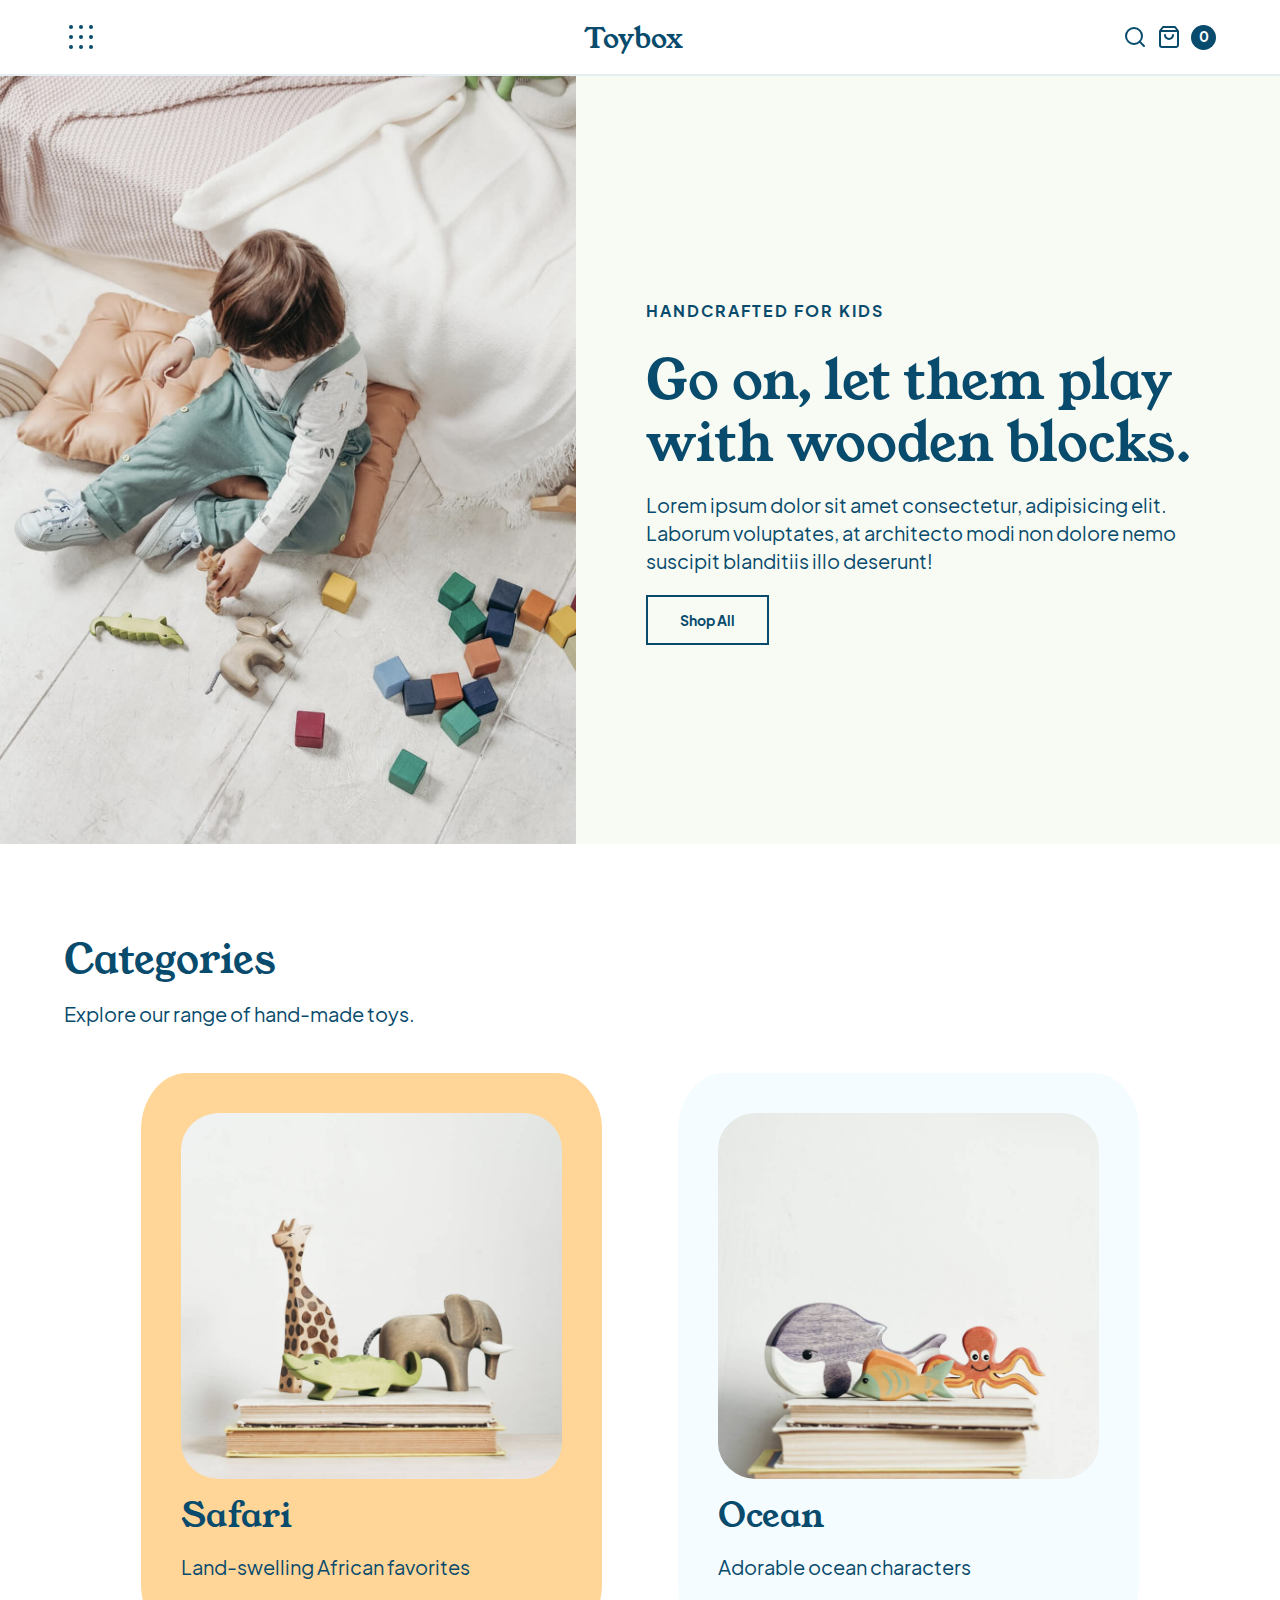
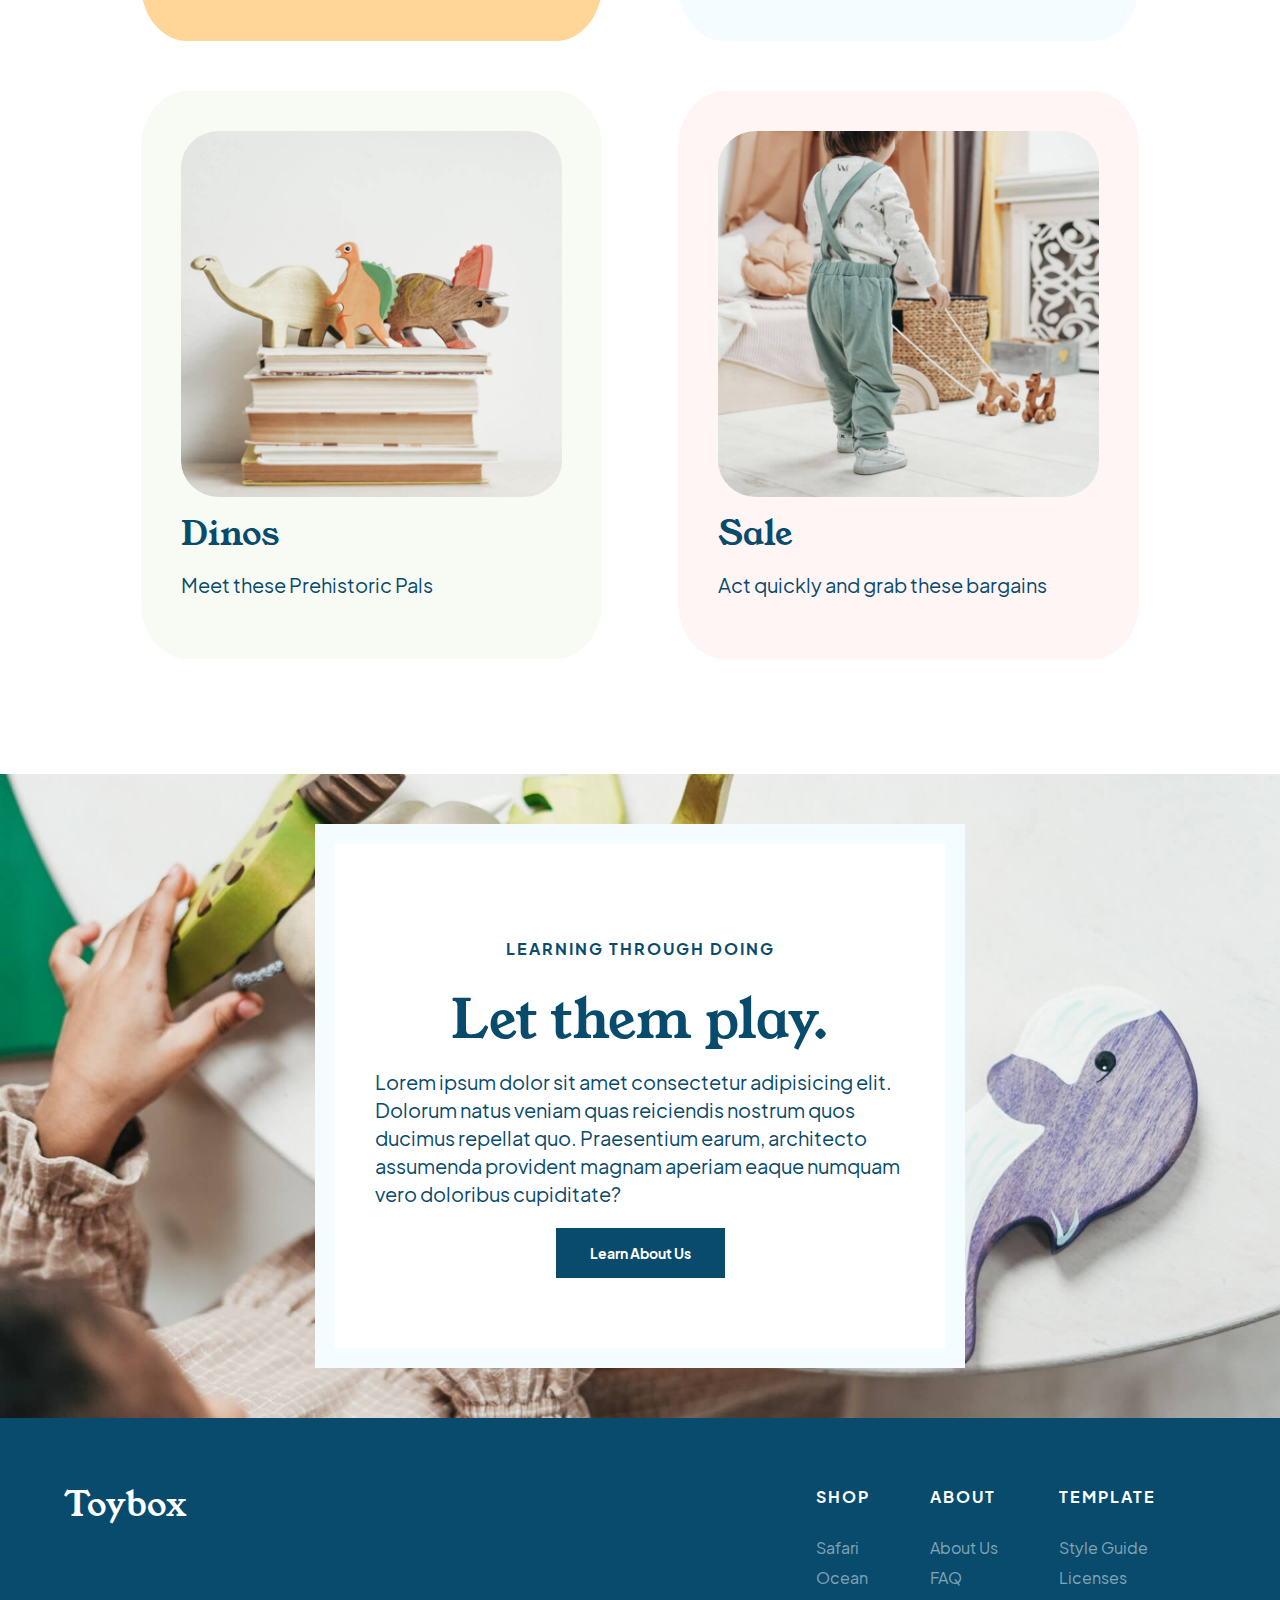
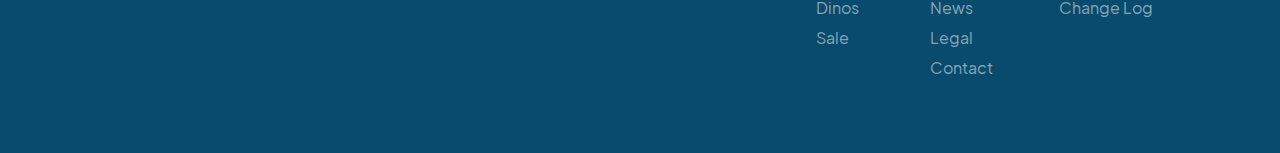
<file: index.html>
<!DOCTYPE html>
<html lang="en">
<head>
	<meta charset="UTF-8">
	<meta http-equiv="X-UA-Compatible" content="IE=edge">
	<meta name="viewport" content="width=device-width, initial-scale=1.0">
	<title>STARTER - Toybox Homepage</title>

	<link rel="stylesheet" href="./styles/styles.css">
	<script src="./script.js"></script>
</head>
<body>
    <a href="#mainContent" class="skipLink">Skip to the main content.</a>

	<nav class="navBar">
		<div class="wrapper">
			<button class="menuIcon" id="hamburger">
				<img src="./assets/menu-button.svg" alt="Open slide-out menu">
			</button>

			<a href="#" class="logo">
				<h1>Toybox</h1>
			</a>

			<div class="searchCart">
				<button class="menuIcon">
					<img src="./assets/search.svg" alt="Search page" class="searchIcon">
				</button>

				<a href="#" class="bag">
					<img src="./assets/shop-bag.svg" alt="Search bag" class="bagIcon">
				</a>

				<div class="counter">
					<p class="smallCopy">
						0
					</p>
				</div>
			</div> <!-- END .searchCart -->
		</div> <!-- END .wrapper-->

		<div class="slideOutNav">
			<button id="menuClose">
				<img src="./assets/menu-close.svg" alt="Close slide out navigation">
			</button>

			<nav>
				<ul class="mainMenu">
					<li><a href="#">Shop</a></li>
					<li><a href="#">About</a></li>
					<li><a href="#">FAQ</a></li>
					<li><a href="#">News</a></li>
					<li><a href="./contact.html">Contact</a></li>
				</ul>
			</nav>
		</div> <!-- END .slideOutNav-->
	</nav>

	<header>
		<div class="wrapper headerImgContainer">
			<img src="./assets/header-image.jpg" alt="A child dresed in overalls sitting on wooden floors playing with wood blocks.">
		</div>

		<div class="wrapper headerContentContainer">
			<h5>Handcrafted for kids</h5>
			<h3>Go on, let them play with wooden blocks.</h3>
			<p>Lorem ipsum dolor sit amet consectetur, adipisicing elit. Laborum voluptates, at architecto modi non dolore nemo suscipit blanditiis illo deserunt!</p>
			<a href="#" class="button">Shop All</a>
		</div>
	</header>

	<main id="mainContent">
		<section class="categories" id="categories">
			<div class="wrapper">
				<h2>Categories</h2>
				<p>Explore our range of hand-made toys.</p>

				<ul class="categoryGallery">
					<li class="item item1">
						<a href="#">
							<img src="./assets/safari-trio.jpg" alt="Wooden blocks of a giraffe, alligator, and elephant">
							<h4>Safari</h4>
							<p>Land-swelling African favorites</p>
						</a>
					</li>
					<li class="item item2">
						<a href="#">
							<img src="./assets/ocean-trio.jpg" alt="Wooden blocks of a whale, fish, and octopus">
							<h4>Ocean</h4>
							<p>Adorable ocean characters</p>
						</a>
					</li>
					<li class="item item3">
						<a href="#">
							<img src="./assets/dino-trio.jpg" alt="Wooden blocks of spinosaurus, triceratops, and brontosaurus">
							<h4>Dinos</h4>
							<p>Meet these Prehistoric Pals</p>
						</a>
					</li>
					<li class="item item4">
						<a href="#">
							<img src="./assets/sale.jpg" alt="Child in overalls pulling two wooden horses on a string">
							<h4>Sale</h4>
							<p>Act quickly and grab these bargains</p>
						</a>
					</li>
				</ul>
			</div> <!-- END .wrapper -->
		</section> <!-- END .categories -->

		<section class="play" id="play">
			<div class="wrapper playContainer">
				<h5>Learning through doing</h5>
				<h3>Let them play.</h3>
				<p>Lorem ipsum dolor sit amet consectetur adipisicing elit. Dolorum natus veniam quas reiciendis nostrum quos ducimus repellat quo. Praesentium earum, architecto assumenda provident magnam aperiam eaque numquam vero doloribus cupiditate?</p>
				<a href="#" class="button secondaryButton">Learn About Us</a>
			</div>
		</section> <!-- END .play-->
	</main> <!-- END main -->

	<footer>
		<div class="wrapper">
			<div class="footerFlexContainer">
				<a href="./index.html">
					<h4>Toybox</h4>
				</a>
				<nav class="footerNav">
					<ul class="footerShop">
						<li><h5>Shop</h5></li>
						<li><a href="#">Safari</a></li>
						<li><a href="#">Ocean</a></li>
						<li><a href="#">Dinos</a></li>
						<li><a href="#">Sale</a></li>
					</ul> <!-- END .footerShop-->

					<ul class="footerAbout">
						<li><h5>About</h5></li>
						<li><a href="#">About Us</a></li>
						<li><a href="#">FAQ</a></li>
						<li><a href="#">News</a></li>
						<li><a href="#">Legal</a></li>
						<li><a href="#">Contact</a></li>
					</ul> <!-- END .footerAbout-->

					<ul class="footerTemp">
						<li><h5>Template</h5></li>
						<li><a href="#">Style Guide</a></li>
						<li><a href="#">Licenses</a></li>
						<li><a href="#">Change Log</a></li>
					</ul> <!-- END .footerTemp-->
				</nav>

			</div> <!--END .footerFlexContainer-->
		</div> <!-- END .wrapper-->
	</footer>
</body>
</html>
</file>
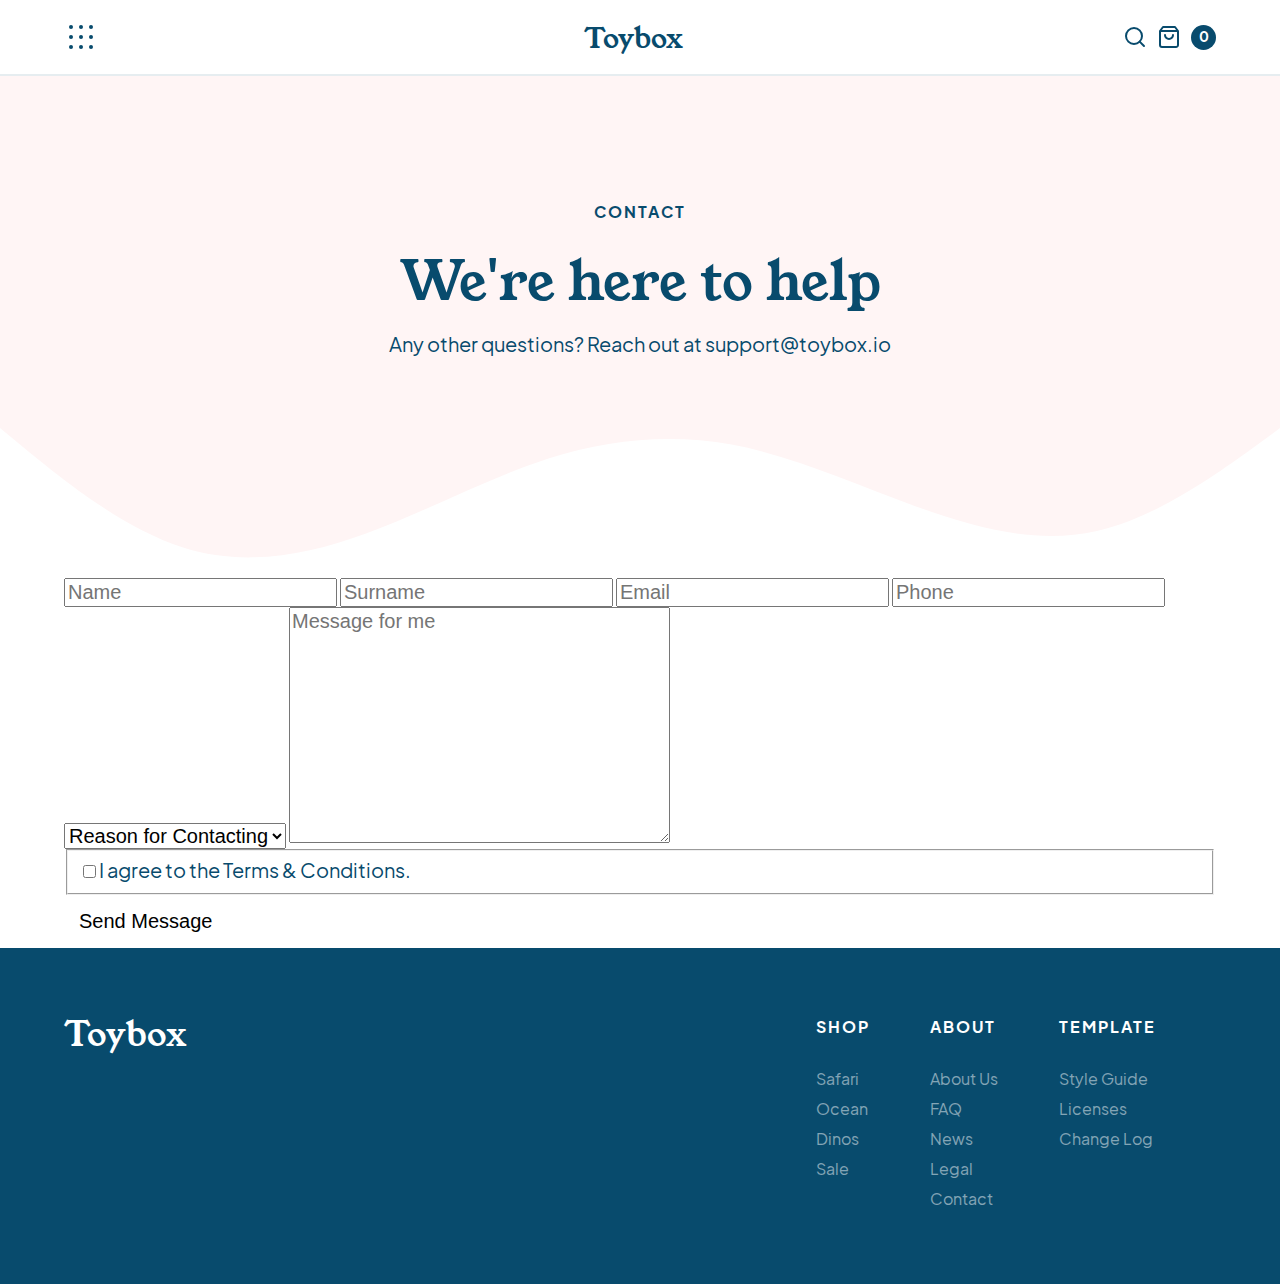
<file: contact.html>
<!DOCTYPE html>
<html lang="en">
<head>
    <meta charset="UTF-8">
    <meta http-equiv="X-UA-Compatible" content="IE=edge">
    <meta name="viewport" content="width=device-width, initial-scale=1.0">
    <title>Contact</title>
    <link rel="stylesheet" href="./styles/styles.css">
    <script src="./script.js"></script>
</head>
<body>
    <a href="#mainContent" class="skipLink">Skip to the main content.</a>
    
    <nav class="navBar">
        <div class="wrapper">
            <button class="menuIcon" id="hamburger">
                <img src="./assets/menu-button.svg" alt="Open slide-out menu">
            </button>
    
            <a href="#" class="logo">
                <h1>Toybox</h1>
            </a>
    
            <div class="searchCart">
                <button class="menuIcon">
                    <img src="./assets/search.svg" alt="Search page" class="searchIcon">
                </button>
    
                <a href="#" class="bag">
                    <img src="./assets/shop-bag.svg" alt="Search bag" class="bagIcon">
                </a>
    
                <div class="counter">
                    <p class="smallCopy">
                        0
                    </p>
                </div>
            </div> <!-- END .searchCart -->
        </div> <!-- END .wrapper-->
    
        <div class="slideOutNav">
            <button id="menuClose">
                <img src="./assets/menu-close.svg" alt="Close slide out navigation">
            </button>
    
            <nav>
                <ul class="mainMenu">
                    <li><a href="#">Shop</a></li>
                    <li><a href="#">About</a></li>
                    <li><a href="#">FAQ</a></li>
                    <li><a href="#">News</a></li>
                    <li><a href="./contact.html">Contact</a></li>
                </ul>
            </nav>
        </div> <!-- END .slideOutNav-->
    </nav>

    <header class="contactHeader">
        <div class="wrapper">
            <div class="contactContent">
                <h5>Contact</h5>
                <h3>We're here to help</h3>
                <p>Any other questions? Reach out at <a href="mailto:support@toybox.io">support@toybox.io</a></p>
            </div> <!--END .contactContent-->
        </div> <!-- END .wrapper-->
    </header> <!--END .contactheader-->

    <main id="mainContent">
        <div class="wrapper">
            <form action="" method="" class="contactForm" name="contactForm">
                <label for="name" class="sr-only">Name</label>
                <input type="text" id="name" placeholder="Name">

                <label for="surname" class="sr-only">Surname</label>
                <input type="text" id="surname" placeholder="Surname">

                <label for="email" class="sr-only">Email</label>
                <input type="email" id="email" placeholder="Email">

                <label for="phone" class="sr-only">Phone</label>
                <input type="tel" id="phone" placeholder="Phone">

                <select name="reason" id="reason">
                    <option value="initial" disabled selected>Reason for Contacting</option>
                    <option value="questions">Questions</option>
                    <option value="complaints">Complaints</option>
                    <option value="refunds">Refunds</option>
                    <option value="shipping">Shipping</option>
                    <option value="other">Other</option>
                </select>

                <label for="message" class="sr-only">Message for Me</label>
                <textarea name="message" id="message" cols="30" rows="10" placeholder="Message for me"></textarea>
                
                <fieldset>
                    <input type="checkbox" id="terms">
                    <label for="terms">I agree to the <a href="#">Terms & Conditions</a>.</label>
                </fieldset>

                <button>Send Message</button>
            </form>
        </div>
    </main> <!-- END .mainContent-->

    <footer>
        <div class="wrapper">
            <div class="footerFlexContainer">
                <a href="./index.html">
                    <h4>Toybox</h4>
                </a>
                <nav class="footerNav">
                    <ul class="footerShop">
                        <li>
                            <h5>Shop</h5>
                        </li>
                        <li><a href="#">Safari</a></li>
                        <li><a href="#">Ocean</a></li>
                        <li><a href="#">Dinos</a></li>
                        <li><a href="#">Sale</a></li>
                    </ul> <!-- END .footerShop-->
    
                    <ul class="footerAbout">
                        <li>
                            <h5>About</h5>
                        </li>
                        <li><a href="#">About Us</a></li>
                        <li><a href="#">FAQ</a></li>
                        <li><a href="#">News</a></li>
                        <li><a href="#">Legal</a></li>
                        <li><a href="#">Contact</a></li>
                    </ul> <!-- END .footerAbout-->
    
                    <ul class="footerTemp">
                        <li>
                            <h5>Template</h5>
                        </li>
                        <li><a href="#">Style Guide</a></li>
                        <li><a href="#">Licenses</a></li>
                        <li><a href="#">Change Log</a></li>
                    </ul> <!-- END .footerTemp-->
                </nav>
    
            </div>
            <!--END .footerFlexContainer-->
        </div> <!-- END .wrapper-->
    </footer>
</body>
</html>
</file>
<file: styles/styles.css>
html {
  line-height: 1.15;
  -ms-text-size-adjust: 100%;
  -webkit-text-size-adjust: 100%;
}

body {
  margin: 0;
}

article, aside, footer, header, nav, section {
  display: block;
}

h1 {
  font-size: 2em;
  margin: 0.67em 0;
}

figcaption, figure, main {
  display: block;
}

figure {
  margin: 1em 40px;
}

hr {
  -webkit-box-sizing: content-box;
          box-sizing: content-box;
  height: 0;
  overflow: visible;
}

pre {
  font-family: monospace, monospace;
  font-size: 1em;
}

a {
  background-color: transparent;
  -webkit-text-decoration-skip: objects;
}

abbr[title] {
  border-bottom: none;
  text-decoration: underline;
  -webkit-text-decoration: underline dotted;
          text-decoration: underline dotted;
}

b, strong {
  font-weight: inherit;
}

b, strong {
  font-weight: bolder;
}

code, kbd, samp {
  font-family: monospace, monospace;
  font-size: 1em;
}

dfn {
  font-style: italic;
}

mark {
  background-color: #ff0;
  color: #000;
}

small {
  font-size: 80%;
}

sub, sup {
  font-size: 75%;
  line-height: 0;
  position: relative;
  vertical-align: baseline;
}

sub {
  bottom: -0.25em;
}

sup {
  top: -0.5em;
}

audio, video {
  display: inline-block;
}

audio:not([controls]) {
  display: none;
  height: 0;
}

img {
  border-style: none;
}

svg:not(:root) {
  overflow: hidden;
}

button, input, optgroup, select, textarea {
  font-family: sans-serif;
  font-size: 100%;
  line-height: 1.15;
  margin: 0;
}

button, input {
  overflow: visible;
}

button, select {
  text-transform: none;
}

button, html [type=button], [type=reset], [type=submit] {
  -webkit-appearance: button;
}

button::-moz-focus-inner, [type=button]::-moz-focus-inner, [type=reset]::-moz-focus-inner, [type=submit]::-moz-focus-inner {
  border-style: none;
  padding: 0;
}

button:-moz-focusring, [type=button]:-moz-focusring, [type=reset]:-moz-focusring, [type=submit]:-moz-focusring {
  outline: 1px dotted ButtonText;
}

fieldset {
  padding: 0.35em 0.75em 0.625em;
}

legend {
  -webkit-box-sizing: border-box;
          box-sizing: border-box;
  color: inherit;
  display: table;
  max-width: 100%;
  padding: 0;
  white-space: normal;
}

progress {
  display: inline-block;
  vertical-align: baseline;
}

textarea {
  overflow: auto;
}

[type=checkbox], [type=radio] {
  -webkit-box-sizing: border-box;
          box-sizing: border-box;
  padding: 0;
}

[type=number]::-webkit-inner-spin-button, [type=number]::-webkit-outer-spin-button {
  height: auto;
}

[type=search] {
  -webkit-appearance: textfield;
  outline-offset: -2px;
}

[type=search]::-webkit-search-cancel-button, [type=search]::-webkit-search-decoration {
  -webkit-appearance: none;
}

::-webkit-file-upload-button {
  -webkit-appearance: button;
  font: inherit;
}

details, menu {
  display: block;
}

summary {
  display: list-item;
}

canvas {
  display: inline-block;
}

template {
  display: none;
}

[hidden] {
  display: none;
}

html {
  -webkit-box-sizing: border-box;
          box-sizing: border-box;
}

*, *:before, *:after {
  -webkit-box-sizing: inherit;
          box-sizing: inherit;
}

.sr-only {
  position: absolute;
  width: 1px;
  height: 1px;
  margin: -1px;
  border: 0;
  padding: 0;
  white-space: nowrap;
  -webkit-clip-path: inset(100%);
          clip-path: inset(100%);
  clip: rect(0 0 0 0);
  overflow: hidden;
}

.skipLink {
  background: #fff;
  color: #000;
  font-size: 1rem;
  padding: 10px 0;
  display: inline-block;
  position: absolute;
  left: -1000px;
  top: 0;
  z-index: 999;
}
.skipLink:focus {
  left: 0;
  right: 0;
  text-align: center;
}

@font-face {
  font-family: "Jakarta Sans";
  src: url(../fonts/PlusJakarta_Sans-2.5/webfonts/PlusJakartaSans-Regular.woff), url(../fonts/PlusJakarta_Sans-2.5/webfonts/PlusJakartaSans-Regular.woff2), url(../fonts/PlusJakarta_Sans-2.5/static/PlusJakartaSans-Regular.ttf);
  font-weight: normal;
}
@font-face {
  font-family: "Jakarta Sans";
  src: url(../fonts/PlusJakarta_Sans-2.5/webfonts/PlusJakartaSans-Bold.woff), url(../fonts/PlusJakarta_Sans-2.5/webfonts/PlusJakartaSans-Bold.woff2), url(../fonts/PlusJakarta_Sans-2.5/static/PlusJakartaSans-Bold.ttf);
  font-weight: bold;
}
@font-face {
  font-family: "Young Serif";
  src: url(../fonts/youngserif/YoungSerif-Regular.otf);
}
html {
  font-size: 125%;
}

body {
  font-family: "Jakarta Sans";
  font-size: 1rem;
  color: #084b6d;
}

h1, h2, h3, h4 {
  font-family: "Young Serif";
  margin: 0;
}

h1 {
  font-size: 28px;
  font-size: 1.4rem;
}

h2 {
  font-size: 40px;
  font-size: 2rem;
  margin-bottom: 18px;
}

h3 {
  font-size: 54px;
  font-size: 2.7rem;
}

h4 {
  font-size: 34px;
  font-size: 1.7rem;
}

h5 {
  font-size: 16px;
  font-size: 0.8rem;
  text-transform: uppercase;
  letter-spacing: 0.1rem;
}

p {
  line-height: 1.4;
}
p.smallCopy {
  font-size: 14px;
  font-size: 0.7rem;
  font-weight: bold;
  margin: 0;
}

a {
  text-decoration: none;
  color: inherit;
  -webkit-transition: 0.3s;
  transition: 0.3s;
}

.wrapper {
  max-width: 1280px;
  width: 90%;
  margin: 0 auto;
}

ul {
  list-style: none;
  margin: 0;
  padding: 0;
}

img {
  width: 100%;
  display: block;
}

button {
  background-color: transparent;
  border: none;
  cursor: pointer;
  padding: 15px;
}

a {
  display: inline-block;
}
a.button {
  border: 2px solid #084b6d;
  font-size: 14px;
  font-size: 0.7rem;
  font-weight: bold;
  padding: 15px 32px;
}
a.button:hover, a.button:focus {
  background-color: #084b6d;
  color: #fff;
}
a.secondaryButton {
  background-color: #084b6d;
  color: #fff;
}
a.secondaryButton:hover, a.secondaryButton:focus {
  background-color: #fff;
  color: #084b6d;
}

.navBar {
  position: sticky;
  top: 0;
  background: #fff;
  border-bottom: 2px solid rgba(8, 75, 109, 0.1);
  z-index: 10;
  padding: 15px 0;
}
.navBar .wrapper {
  display: -webkit-box;
  display: -ms-flexbox;
  display: flex;
  -webkit-box-pack: justify;
      -ms-flex-pack: justify;
          justify-content: space-between;
  -webkit-box-align: center;
      -ms-flex-align: center;
          align-items: center;
}
.navBar .searchCart {
  display: -webkit-box;
  display: -ms-flexbox;
  display: flex;
  -webkit-box-align: center;
      -ms-flex-align: center;
          align-items: center;
}
.navBar .bag,
.navBar .menuIcon {
  padding: 10px 5px;
}
.navBar .counter {
  background-color: #084b6d;
  color: #fff;
  width: 25px;
  height: 25px;
  border-radius: 50%;
  display: -webkit-box;
  display: -ms-flexbox;
  display: flex;
  -webkit-box-align: center;
      -ms-flex-align: center;
          align-items: center;
  -webkit-box-pack: center;
      -ms-flex-pack: center;
          justify-content: center;
  margin-left: 5px;
}
.navBar .logo {
  margin-left: 50px;
}
.navBar .slideOutNav {
  background-color: #084b6d;
  color: #fff;
  min-height: 100vh;
  position: fixed;
  top: 0;
  padding: 30px 50px;
  width: 100%;
  max-width: 450px;
  font-weight: bold;
  display: -webkit-box;
  display: -ms-flexbox;
  display: flex;
  -webkit-box-orient: vertical;
  -webkit-box-direction: normal;
      -ms-flex-direction: column;
          flex-direction: column;
  z-index: 20;
  left: -450px;
}
.navBar .slideOutNav.open {
  left: 0px;
}
.navBar button {
  -ms-flex-item-align: end;
      align-self: flex-end;
}
.navBar a {
  line-height: 2.2rem;
}
.navBar a:hover, .navBar a:focus {
  color: rgba(255, 255, 255, 0.4);
}

header {
  display: -webkit-box;
  display: -ms-flexbox;
  display: flex;
  -webkit-box-align: center;
      -ms-flex-align: center;
          align-items: center;
  background-color: #f8fbf3;
  -ms-flex-wrap: wrap;
      flex-wrap: wrap;
}
header .headerImgContainer {
  width: 45%;
}
header .headerContentContainer {
  width: 55%;
  padding: 0 70px;
}

.contactHeader {
  background-color: #fff5f5;
  padding-top: 100px;
  text-align: center;
}
.contactHeader .contactContent {
  padding-bottom: 50px;
}
.contactHeader::after {
  content: "";
  background-image: url(../assets/wave.svg);
  width: 100%;
  height: 150px;
  background-size: 100% 150px;
}

.categories {
  padding: 90px 0;
}

.categoryGallery {
  display: -webkit-box;
  display: -ms-flexbox;
  display: flex;
  -ms-flex-wrap: wrap;
      flex-wrap: wrap;
  -webkit-box-pack: space-evenly;
      -ms-flex-pack: space-evenly;
          justify-content: space-evenly;
}
.categoryGallery .item a:hover,
.categoryGallery .item a:focus {
  -webkit-transform: scale(0.9);
          transform: scale(0.9);
}
.categoryGallery .item {
  width: 40%;
  padding: 40px;
  border-radius: 10%;
  margin: 25px 0;
}
.categoryGallery .item img {
  border-radius: 10%;
  margin-bottom: 15px;
}
.categoryGallery .item1 {
  background-color: #ffd698;
}
.categoryGallery .item2 {
  background-color: #f4fcff;
}
.categoryGallery .item3 {
  background-color: #f8fbf3;
}
.categoryGallery .item4 {
  background-color: #fff5f5;
}

.play {
  background-image: url(../assets/background-image.jpg);
  background-size: cover;
  background-position: center;
  padding: 50px 0;
}

.playContainer {
  background-color: #fff;
  border: 20px solid #f4fcff;
  max-width: 650px;
  padding: 70px 40px;
  text-align: center;
}
.playContainer p {
  text-align: left;
}

footer {
  background-color: #084b6d;
  color: #fff;
  padding: 70px 0;
}
footer h4 {
  color: #fff;
}
footer h5 {
  margin-top: 0;
}
footer .footerFlexContainer {
  display: -webkit-box;
  display: -ms-flexbox;
  display: flex;
  -webkit-box-pack: justify;
      -ms-flex-pack: justify;
          justify-content: space-between;
}
footer .footerNav {
  display: -webkit-box;
  display: -ms-flexbox;
  display: flex;
  -webkit-box-pack: space-evenly;
      -ms-flex-pack: space-evenly;
          justify-content: space-evenly;
  width: 40%;
}
footer a {
  color: rgba(255, 255, 255, 0.5);
  font-size: 16px;
  font-size: 0.8rem;
  line-height: 1.5rem;
}
footer a:hover, footer a:focus {
  color: #fff;
}

@media (max-width: 1000px) {
  header {
    -webkit-box-orient: vertical;
    -webkit-box-direction: normal;
        -ms-flex-direction: column;
            flex-direction: column;
  }
  header .headerImgContainer {
    width: 100%;
  }
  header .headerImgContainer img {
    min-height: calc(100vh - 76px);
    -o-object-fit: cover;
       object-fit: cover;
  }
  header .headerContentContainer {
    width: 100%;
    padding: 30px 90px 40px;
  }
  .categoryGallery .item {
    padding: 15px;
  }
  footer .footerFlexContainer {
    -webkit-box-orient: vertical;
    -webkit-box-direction: normal;
        -ms-flex-direction: column;
            flex-direction: column;
    -webkit-box-align: center;
        -ms-flex-align: center;
            align-items: center;
  }
  footer .footerFlexContainer h4 {
    margin-bottom: 50px;
  }
  footer .footerNav {
    width: 100%;
    -ms-flex-pack: distribute;
        justify-content: space-around;
  }
}
@media (max-width: 500px) {
  header img {
    height: calc(100vh - 183px);
  }
  .navBar .wrapper {
    -webkit-box-orient: vertical;
    -webkit-box-direction: normal;
        -ms-flex-direction: column;
            flex-direction: column;
  }
  .navBar .logo {
    margin: 7px 0 12px;
  }
  .navBar .menuIcon {
    -ms-flex-item-align: auto;
        align-self: auto;
  }
  .slideOutNav {
    font-family: "Young Serif";
    font-size: 30px;
    font-size: 1.5rem;
  }
  .categoryGallery .item {
    width: 100%;
  }
  .play {
    padding: 0;
  }
  .playContainer {
    padding: 35px 20px;
  }
  .playContainer h3 {
    font-size: 40px;
    font-size: 2rem;
  }
  footer .footerNav {
    -webkit-box-orient: vertical;
    -webkit-box-direction: normal;
        -ms-flex-direction: column;
            flex-direction: column;
    -webkit-box-align: center;
        -ms-flex-align: center;
            align-items: center;
  }
  footer .footerNav ul {
    text-align: center;
  }
  footer .footerNav ul:not(:last-child) {
    margin-bottom: 20px;
  }
}
</file>
